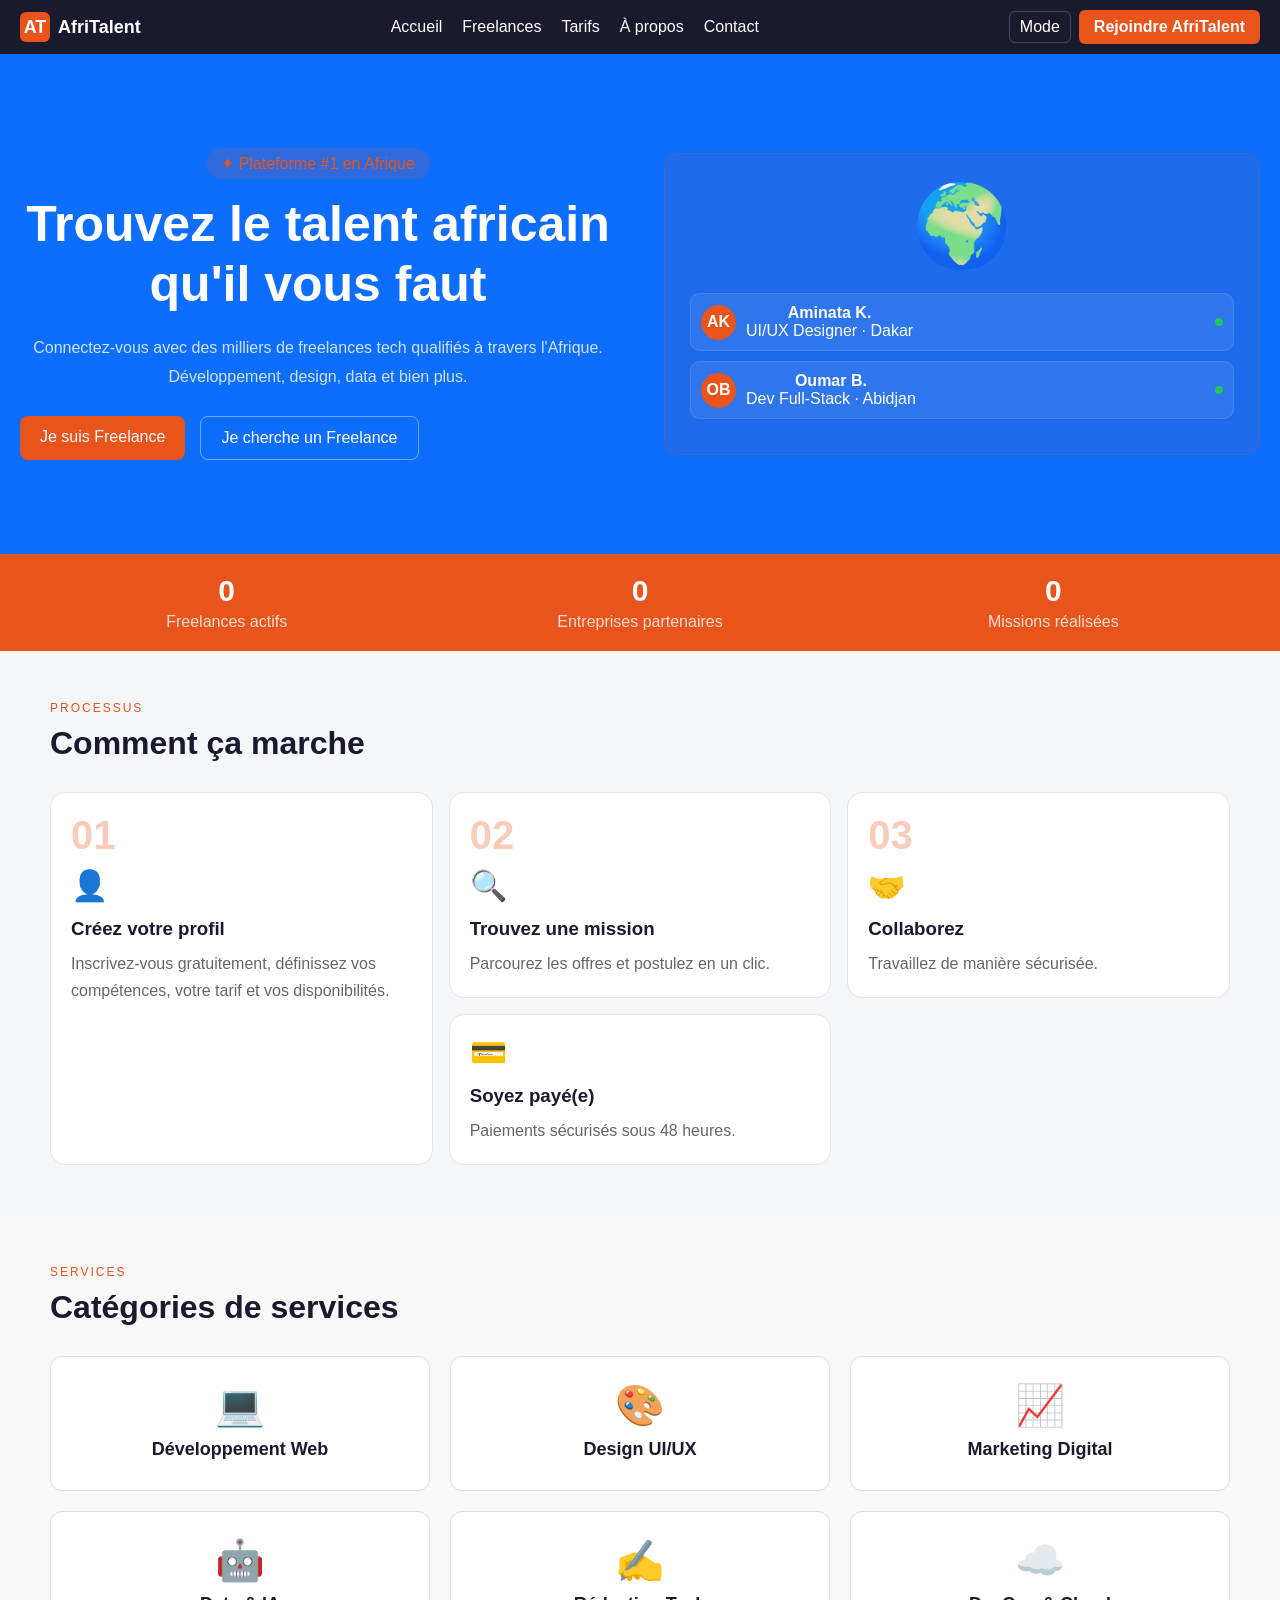
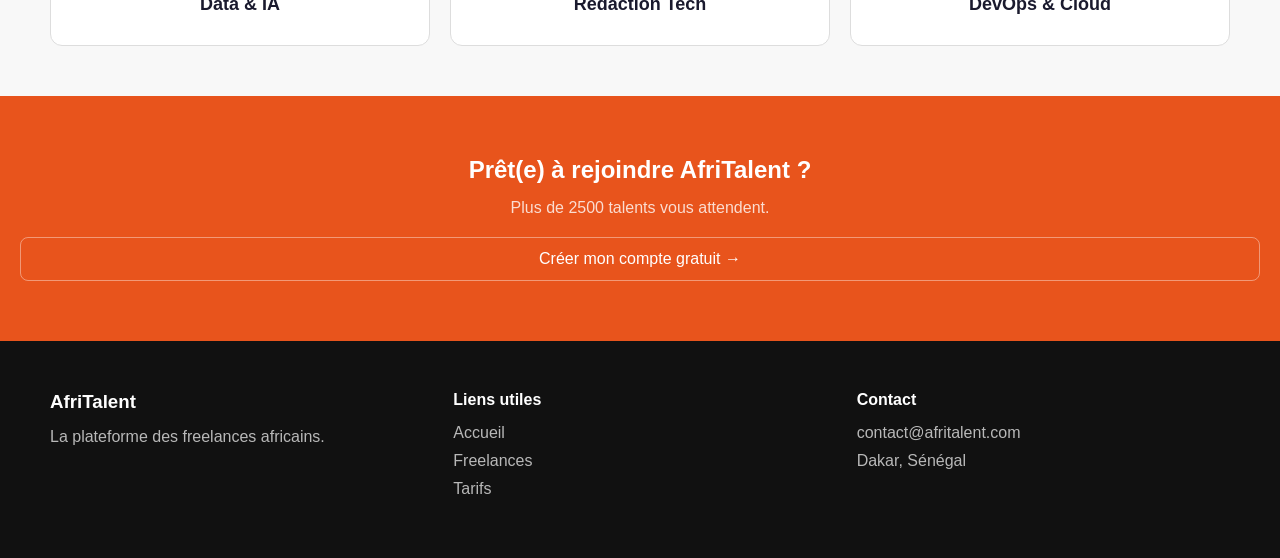
<file: index.html>
<!DOCTYPE html>
<html lang="fr">
<head>
    <meta charset="UTF-8">
    <meta name="viewport" content="width=device-width, initial-scale=1.0">
    <title>AfriTalent - Accueil</title>

    <link rel="stylesheet" href="css/style.css">
</head>
<body>

<!-- NAVBAR -->
<div class="nav-bar">
    <div class="nav-logo">
        <div class="logo-badge">AT</div>
        AfriTalent
    </div>

    <ul class="nav-links">
        <li>Accueil</li>
        <li><a href="freelances.html">Freelances</a></li>
        <li><a href="tarifs.html">Tarifs</a></li>
        <li><a href="about.html">À propos</a></li>
        <li><a href="contact.html">Contact</a></li>
    </ul>

    <div style="display:flex;gap:8px;align-items:center;">
        <div class="dark-toggle" onclick="toggleDark()">
            Mode
        </div>

        <div class="nav-cta">
            Rejoindre AfriTalent
        </div>
    </div>
</div>

<!-- HERO -->
<section class="hero">

    <div>
        <div class="hero-tag">
            ✦ Plateforme #1 en Afrique
        </div>

        <h1>
            Trouvez le talent
            <span>africain</span>
            qu'il vous faut
        </h1>

        <p>
            Connectez-vous avec des milliers de freelances tech qualifiés à travers l'Afrique.
            Développement, design, data et bien plus.
        </p>

        <div class="hero-btns">
            <div class="btn-primary">
                Je suis Freelance
            </div>

            <div class="btn-outline">
                Je cherche un Freelance
            </div>
        </div>
    </div>

    <div class="hero-visual">

        <div class="hero-map-bg">
            🌍
        </div>

        <div class="float-card">
            <div class="avatar">AK</div>

            <div>
                <strong>Aminata K.</strong><br>
                UI/UX Designer · Dakar
            </div>

            <div class="online-dot"></div>
        </div>

        <div class="float-card">
            <div class="avatar">OB</div>

            <div>
                <strong>Oumar B.</strong><br>
                Dev Full-Stack · Abidjan
            </div>

            <div class="online-dot"></div>
        </div>

    </div>

</section>

<!-- STATS -->
<section class="stats-bar">

    <div class="stat-item">
        <div class="stat-num" id="cnt1">0</div>
        <div class="stat-label">
            Freelances actifs
        </div>
    </div>

    <div class="stat-item">
        <div class="stat-num" id="cnt2">0</div>
        <div class="stat-label">
            Entreprises partenaires
        </div>
    </div>

    <div class="stat-item">
        <div class="stat-num" id="cnt3">0</div>
        <div class="stat-label">
            Missions réalisées
        </div>
    </div>

</section>

<!-- COMMENT ÇA MARCHE -->
<section class="section">

    <div class="section-label">
        Processus
    </div>

    <div class="section-title">
        Comment ça marche
    </div>

    <div class="bento-grid">

        <div class="bento-card bento-big">
            <div class="bento-step-num">01</div>
            <div class="bento-icon">👤</div>

            <h3>Créez votre profil</h3>

            <p>
                Inscrivez-vous gratuitement, définissez vos compétences,
                votre tarif et vos disponibilités.
            </p>
        </div>

        <div class="bento-card">
            <div class="bento-step-num">02</div>
            <div class="bento-icon">🔍</div>

            <h3>Trouvez une mission</h3>

            <p>
                Parcourez les offres et postulez en un clic.
            </p>
        </div>

        <div class="bento-card">
            <div class="bento-step-num">03</div>
            <div class="bento-icon">🤝</div>

            <h3>Collaborez</h3>

            <p>
                Travaillez de manière sécurisée.
            </p>
        </div>

        <div class="bento-card">
            <div class="bento-icon">💳</div>

            <h3>Soyez payé(e)</h3>

            <p>
                Paiements sécurisés sous 48 heures.
            </p>
        </div>

    </div>

</section>

<!-- CATEGORIES -->
<section class="section-alt">

    <div class="section-label">
        Services
    </div>

    <div class="section-title">
        Catégories de services
    </div>

    <div class="cat-grid">

        <div class="cat-card">
            <div class="cat-icon">💻</div>
            <div class="cat-name">Développement Web</div>
        </div>

        <div class="cat-card">
            <div class="cat-icon">🎨</div>
            <div class="cat-name">Design UI/UX</div>
        </div>

        <div class="cat-card">
            <div class="cat-icon">📈</div>
            <div class="cat-name">Marketing Digital</div>
        </div>

        <div class="cat-card">
            <div class="cat-icon">🤖</div>
            <div class="cat-name">Data & IA</div>
        </div>

        <div class="cat-card">
            <div class="cat-icon">✍️</div>
            <div class="cat-name">Rédaction Tech</div>
        </div>

        <div class="cat-card">
            <div class="cat-icon">☁️</div>
            <div class="cat-name">DevOps & Cloud</div>
        </div>

    </div>

</section>

<!-- CTA -->
<section class="cta-section">

    <h2>
        Prêt(e) à rejoindre AfriTalent ?
    </h2>

    <p>
        Plus de 2500 talents vous attendent.
    </p>

    <div class="btn-outline">
        Créer mon compte gratuit →
    </div>

</section>

<!-- FOOTER -->
<footer class="footer">

    <div class="footer-col">
        <h3>AfriTalent</h3>

        <p>
            La plateforme des freelances africains.
        </p>
    </div>

    <div class="footer-col">
        <h4>Liens utiles</h4>
        <p>Accueil</p>
        <p>Freelances</p>
        <p>Tarifs</p>
    </div>

    <div class="footer-col">
        <h4>Contact</h4>
        <p>contact@afritalent.com</p>
        <p>Dakar, Sénégal</p>
    </div>

</footer>

<script src="js/main.js"></script>

</body>
</html>
</file>
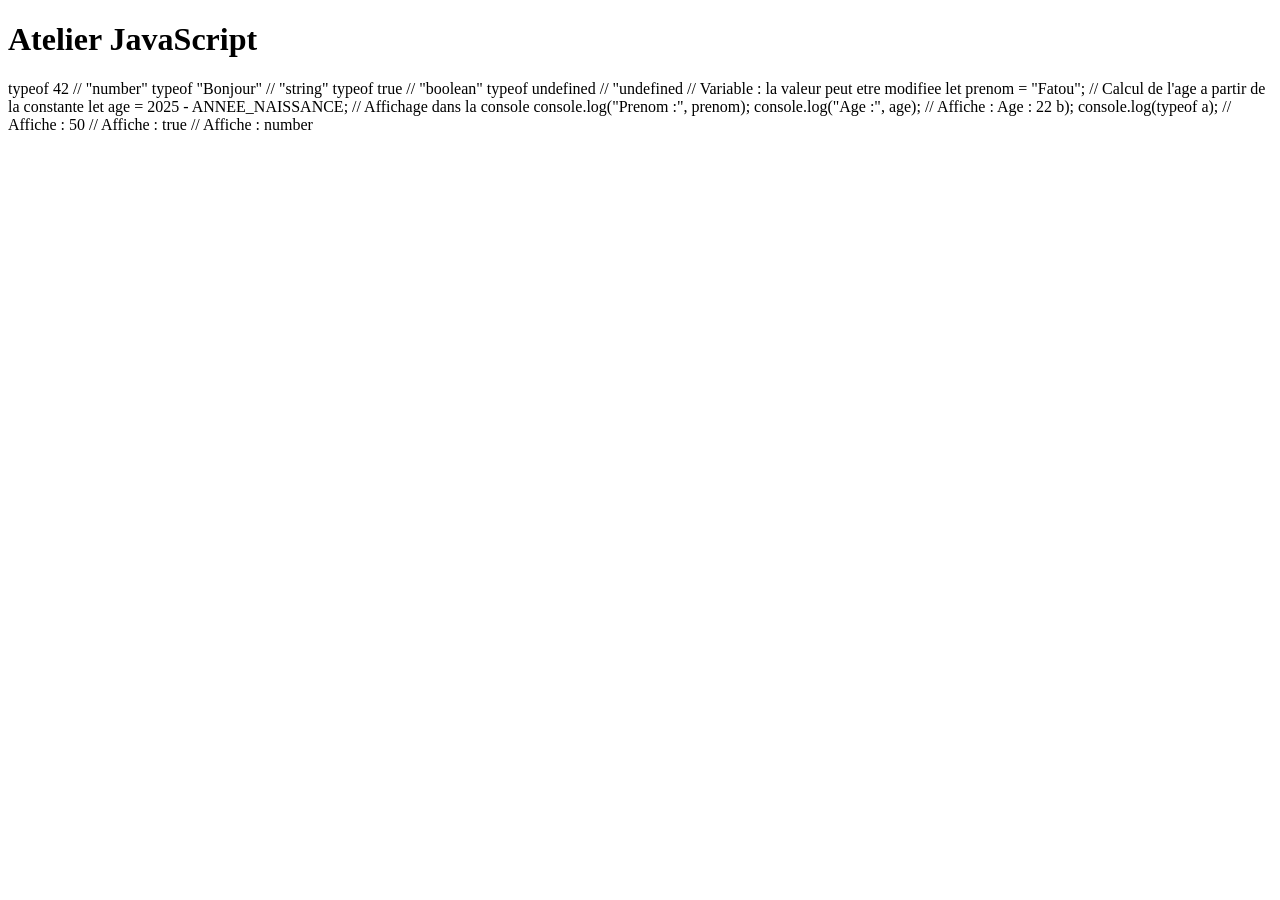
<file: docs/Cour-html/index.html>
<!DOCTYPE html>
<html lang="fr">
<head> 
<meta charset="UTF-8"> 
<meta name="viewport" content="width=device-width, initial-scale=1.0"> 
<title>Atelier JavaScript</title>
</head>
<body> 
<h1>Atelier JavaScript</h1> 
<!-- Zone d'affichage reservee aux exercices interactifs --> 
<div id="resultat"></div> 
<script src="main.js"></script>
</body>
</html>
typeof 42         
// "number"
typeof "Bonjour"  // "string"
typeof true       
// "boolean"
typeof undefined  // "undefined
// Variable : la valeur peut etre modifiee
let prenom = "Fatou"; 
// Calcul de l'age a partir de la constante
let age = 2025 - ANNEE_NAISSANCE; 
// Affichage dans la console
console.log("Prenom :", prenom);           
console.log("Age :", age);                 
// Affiche : Age : 22
<console.log("type de age:",typeof age);// affiche :type de page:number
let a = "10"; // a est une chaine de caracteres (string)
let b = 5;    
// b est un nombre (number) 
// Sans conversion : + concatene les chaines
console.log(a + b);          
2026-04-01
// Affiche : Prenom : Fatou
// Affiche : "105" (concatenation, pas addition !) 
// Conversion explicite de a en entier avec parseInt() 
a = parseInt(a); 
// Maintenant + additionne correctement
console.log(a + b);          
// Affiche : 15
console.log(a * b);          
console.log(a > b);          
console.log(typeof a);       
// Affiche : 50
// Affiche : true
// Affiche : number
</file>
<file: css/style.css>
/* =========================
   RESET
========================= */

*{
    margin:0;
    padding:0;
    box-sizing:border-box;
}

body{
    font-family:Arial, Helvetica, sans-serif;
    background:#fff;
}

/* =========================
   VARIABLES
========================= */

:root{
    --af-primary:#E8541C;
    --af-dark:#1A1A2E;
    --af-accent:#F5A623;
    --af-light:#F7F4EF;
    --af-text:#2C2C2A;
}

/* =========================
   NAVBAR
========================= */

.nav-bar{
    background:var(--af-dark);
    padding:10px 20px;
    display:flex;
    align-items:center;
    justify-content:space-between;
}

.nav-logo{
    display:flex;
    align-items:center;
    gap:8px;
    color:#fff;
    font-size:18px;
    font-weight:bold;
}

.logo-badge{
    width:30px;
    height:30px;
    border-radius:6px;
    background:var(--af-primary);
    color:#fff;
    display:flex;
    justify-content:center;
    align-items:center;
}

.nav-links{
    list-style:none;
    display:flex;
    gap:20px;
}

.nav-links li{
    color:#fff;
    cursor:pointer;
}

.nav-links a{
    color:#fff;
    text-decoration:none;
}

.nav-links li:hover,
.nav-links a:hover{
    color:var(--af-primary);
}

.nav-cta{
    background:var(--af-primary);
    color:#fff;
    padding:8px 15px;
    border-radius:6px;
    cursor:pointer;
    font-weight:600;
}

.dark-toggle{
    border:1px solid rgba(255,255,255,.2);
    color:#fff;
    padding:6px 10px;
    border-radius:6px;
    cursor:pointer;
}

/* =========================
   HERO
========================= */

.hero{
    background:var(--af-dark);
    min-height:500px;
    padding:50px;
    display:grid;
    grid-template-columns:1fr 1fr;
    align-items:center;
    gap:40px;
}

.hero-tag{
    display:inline-block;
    background:rgba(232,84,28,.15);
    color:var(--af-primary);
    padding:6px 15px;
    border-radius:20px;
    margin-bottom:15px;
}

.hero h1{
    color:#fff;
    font-size:50px;
    line-height:1.2;
    margin-bottom:20px;
}

.hero h1 span{
    color:var(--af-primary);
}

.hero p{
    color:rgba(255,255,255,.8);
    line-height:1.8;
    margin-bottom:25px;
}

.hero-btns{
    display:flex;
    gap:15px;
}

.btn-primary{
    background:var(--af-primary);
    color:#fff;
    padding:12px 20px;
    border-radius:8px;
    cursor:pointer;
}

.btn-outline{
    border:1px solid rgba(255,255,255,.4);
    color:#fff;
    padding:12px 20px;
    border-radius:8px;
    cursor:pointer;
}

.hero-visual{
    background:rgba(232,84,28,.08);
    border:1px solid rgba(232,84,28,.2);
    border-radius:15px;
    padding:25px;
}

.hero-map-bg{
    text-align:center;
    font-size:80px;
    margin-bottom:20px;
}

.float-card{
    background:rgba(255,255,255,.08);
    border:1px solid rgba(255,255,255,.1);
    border-radius:10px;
    padding:10px;
    display:flex;
    align-items:center;
    gap:10px;
    margin-bottom:10px;
    color:#fff;
}

.avatar{
    width:35px;
    height:35px;
    border-radius:50%;
    background:var(--af-primary);
    color:#fff;
    display:flex;
    justify-content:center;
    align-items:center;
    font-weight:bold;
}

.online-dot{
    width:8px;
    height:8px;
    border-radius:50%;
    background:#22c55e;
    margin-left:auto;
}

/* =========================
   STATS
========================= */

.stats-bar{
    background:var(--af-primary);
    display:grid;
    grid-template-columns:repeat(3,1fr);
    text-align:center;
    padding:20px;
}

.stat-num{
    color:#fff;
    font-size:30px;
    font-weight:bold;
}

.stat-label{
    color:rgba(255,255,255,.8);
    margin-top:5px;
}
/* =========================
   SECTIONS
========================= */

.section{
    padding:50px;
}

.section-alt{
    padding:50px;
    background:#f8f8f8;
}

.section-label{
    color:var(--af-primary);
    text-transform:uppercase;
    letter-spacing:2px;
    font-size:12px;
    margin-bottom:10px;
}

.section-title{
    font-size:32px;
    font-weight:bold;
    margin-bottom:30px;
    color:var(--af-dark);
}

/* =========================
   COMMENT ÇA MARCHE
========================= */

.bento-grid{
    display:grid;
    grid-template-columns:2fr 1fr 1fr;
    gap:15px;
}

.bento-card{
    background:#fff;
    border:1px solid #e5e5e5;
    border-radius:15px;
    padding:20px;
    transition:0.3s;
}

.bento-card:hover{
    transform:translateY(-5px);
    box-shadow:0 10px 25px rgba(0,0,0,.08);
}

/* =========================
   SECTIONS
========================= */

.section{
    padding:50px;
}

.section-alt{
    padding:50px;
    background:#f8f8f8;
}

.section-label{
    color:var(--af-primary);
    text-transform:uppercase;
    letter-spacing:2px;
    font-size:12px;
    margin-bottom:10px;
}

.section-title{
    font-size:32px;
    font-weight:bold;
    margin-bottom:30px;
    color:var(--af-dark);
}

/* =========================
   COMMENT ÇA MARCHE
========================= */

.bento-grid{
    display:grid;
    grid-template-columns:2fr 1fr 1fr;
    gap:15px;
}

.bento-card{
    background:#fff;
    border:1px solid #e5e5e5;
    border-radius:15px;
    padding:20px;
    transition:0.3s;
}

.bento-card:hover{
    transform:translateY(-5px);
    box-shadow:0 10px 25px rgba(0,0,0,.08);
}

.bento-big{
    grid-row:span 2;
}

.bento-step-num{
    font-size:40px;
    font-weight:bold;
    color:rgba(232,84,28,.3);
    margin-bottom:10px;
}

.bento-icon{
    font-size:30px;
    margin-bottom:15px;
}

.bento-card h3{
    margin-bottom:10px;
    color:var(--af-dark);
}

.bento-card p{
    color:#666;
    line-height:1.7;
}

/* =========================
   CATÉGORIES
========================= */

.cat-grid{
    display:grid;
    grid-template-columns:repeat(3,1fr);
    gap:20px;
}

.cat-card{
    background:#fff;
    border:1px solid #ddd;
    border-radius:12px;
    padding:25px;
    text-align:center;
    transition:0.3s;
    cursor:pointer;
}

.cat-card:hover{
    border-color:var(--af-primary);
    transform:translateY(-5px);
}

.cat-icon{
    font-size:40px;
    margin-bottom:10px;
}

.cat-name{
    font-size:18px;
    font-weight:600;
    color:var(--af-dark);
    margin-bottom:5px;
}

.cat-count{
    color:#777;
    font-size:14px;
}

/* =========================
   PAGE FREELANCES
========================= */

.filter-bar{
    display:flex;
    gap:10px;
    margin-bottom:30px;
    flex-wrap:wrap;
}

.filter-btn{
    border:1px solid #ddd;
    background:#fff;
    padding:10px 18px;
    border-radius:25px;
    cursor:pointer;
    transition:0.3s;
}

.filter-btn:hover{
    background:var(--af-primary);
    color:#fff;
    border-color:var(--af-primary);
}

.filter-btn.active{
    background:var(--af-primary);
    color:#fff;
    border-color:var(--af-primary);
}

.freelance-grid{
    display:grid;
    grid-template-columns:repeat(3,1fr);
    gap:20px;
}

.fl-card{
    background:#fff;
    border:1px solid #ddd;
    border-radius:15px;
    padding:20px;
    transition:0.3s;
}

.fl-card:hover{
    transform:translateY(-5px);
    box-shadow:0 10px 25px rgba(0,0,0,.08);
}

.fl-avatar{
    width:60px;
    height:60px;
    border-radius:50%;
    background:var(--af-primary);
    color:#fff;
    display:flex;
    align-items:center;
    justify-content:center;
    font-weight:bold;
    margin-bottom:15px;
}

.fl-name{
    font-size:18px;
    font-weight:600;
    color:var(--af-dark);
    margin-bottom:5px;
}

.fl-role{
    color:#666;
    margin-bottom:10px;
}

.fl-stars{
    color:#f5a623;
    margin-bottom:10px;
    font-size:18px;
}

.fl-rate{
    display:inline-block;
    background:rgba(232,84,28,.1);
    color:var(--af-primary);
    padding:8px 12px;
    border-radius:8px;
    font-weight:600;
}
/* =========================
   TARIFS
========================= */

.pricing-grid{
    display:grid;
    grid-template-columns:repeat(3,1fr);
    gap:20px;
}

.price-card{
    background:#fff;
    border:1px solid #ddd;
    border-radius:15px;
    padding:25px;
    text-align:center;
    position:relative;
    transition:0.3s;
}

.price-card:hover{
    transform:translateY(-5px);
    box-shadow:0 10px 25px rgba(0,0,0,.08);
}

.price-card.featured{
    border:2px solid var(--af-primary);
}

.popular-badge{
    position:absolute;
    top:-12px;
    left:50%;
    transform:translateX(-50%);
    background:var(--af-primary);
    color:#fff;
    padding:5px 12px;
    border-radius:20px;
    font-size:12px;
}

.price-name{
    font-size:20px;
    font-weight:600;
    margin-bottom:10px;
}

.price-amount{
    font-size:40px;
    font-weight:bold;
    color:var(--af-primary);
}

.price-period{
    color:#777;
    margin-bottom:20px;
}

.price-features{
    text-align:left;
    margin:20px 0;
}

.price-feature{
    margin-bottom:10px;
}

.price-btn{
    width:100%;
    padding:12px;
    border:none;
    border-radius:8px;
    background:var(--af-primary);
    color:#fff;
    cursor:pointer;
}

/* =========================
   FAQ
========================= */

.faq-item{
    margin-bottom:10px;
}

.faq-body{
    line-height:1.8;
    color:#666;
}

/* =========================
   ABOUT
========================= */

.team-grid{
    display:grid;
    grid-template-columns:repeat(4,1fr);
    gap:20px;
}

.team-card{
    background:#fff;
    border:1px solid #ddd;
    border-radius:15px;
    padding:20px;
    text-align:center;
}

.team-avatar{
    width:70px;
    height:70px;
    border-radius:50%;
    margin:auto;
    margin-bottom:15px;
    display:flex;
    align-items:center;
    justify-content:center;
    color:#fff;
    background:var(--af-primary);
    font-size:22px;
    font-weight:bold;
}

.team-name{
    font-size:18px;
    font-weight:600;
}

.team-role{
    color:#777;
}

.values-grid{
    display:grid;
    grid-template-columns:repeat(4,1fr);
    gap:20px;
}

.value-card{
    background:#fff;
    border:1px solid #ddd;
    border-radius:15px;
    padding:20px;
    text-align:center;
}

.value-icon{
    font-size:40px;
    margin-bottom:10px;
}

.value-name{
    font-size:18px;
    font-weight:600;
    margin-bottom:10px;
}

.value-desc{
    color:#666;
    line-height:1.7;
}

/* =========================
   CONTACT
========================= */

.contact-grid{
    display:grid;
    grid-template-columns:2fr 1fr;
    gap:30px;
}

.form-group{
    margin-bottom:15px;
}

.form-label{
    display:block;
    margin-bottom:5px;
    font-weight:600;
}

.form-input{
    width:100%;
    padding:12px;
    border:1px solid #ddd;
    border-radius:8px;
}

.form-input:focus{
    outline:none;
    border-color:var(--af-primary);
}

.form-error{
    color:red;
    font-size:13px;
    margin-top:5px;
}

.contact-info{
    line-height:2;
}

.map-placeholder{
    margin-top:20px;
    border:1px solid #ddd;
    border-radius:10px;
    height:180px;
    display:flex;
    align-items:center;
    justify-content:center;
    background:#f5f5f5;
}

/* =========================
   CTA
========================= */

.cta-section{
    background:var(--af-primary);
    text-align:center;
    padding:60px 20px;
}

.cta-section h2{
    color:#fff;
    margin-bottom:15px;
}

.cta-section p{
    color:rgba(255,255,255,.8);
    margin-bottom:20px;
}

/* =========================
   FOOTER
========================= */

.footer{
    background:#111;
    color:#fff;
    padding:50px;
    display:grid;
    grid-template-columns:repeat(3,1fr);
    gap:30px;
}

.footer h3,
.footer h4{
    margin-bottom:15px;
}

.footer p{
    color:rgba(255,255,255,.7);
    margin-bottom:10px;
}

.footer-copy{
    background:#000;
    color:#999;
    text-align:center;
    padding:15px;
}

/* =========================
   RESPONSIVE
========================= */

@media(max-width:992px){

    .hero{
        grid-template-columns:1fr;
    }

    .bento-grid{
        grid-template-columns:1fr;
    }

    .cat-grid{
        grid-template-columns:1fr 1fr;
    }

    .freelance-grid{
        grid-template-columns:1fr 1fr;
    }

    .pricing-grid{
        grid-template-columns:1fr;
    }

    .team-grid{
        grid-template-columns:1fr 1fr;
    }

    .values-grid{
        grid-template-columns:1fr 1fr;
    }

    .contact-grid{
        grid-template-columns:1fr;
    }

    .footer{
        grid-template-columns:1fr;
    }
}

@media(max-width:768px){

    .nav-bar{
        flex-direction:column;
        gap:15px;
    }

    .nav-links{
        flex-wrap:wrap;
        justify-content:center;
    }

    .cat-grid,
    .freelance-grid,
    .team-grid,
    .values-grid{
        grid-template-columns:1fr;
    }

    .hero h1{
        font-size:35px;
    }
}
 /* tablette 768px */
 @media(max-width:768px) {
  .nav-bar nav {
    display: none; /* cache  le menu ,on mettra le burger aprés */
  }
  .container {
    padding: 20px;
  }
}
/* mobile 375px */
@media(max-width:375px) {
  h1 {
    font-size:24px;
  }
  .container {
    padding: 10px;
  }
  }
 card-img-top { 
  height: 250px; 
  object-fit: cover; 
}

.stars { 
  color: #ffc107; 
}

.freelance-card {
  transition: all 0.3s ease;
}

/* Media queries responsive */
@media (max-width: 576px) {
  .card-img-top { 
    height: 200px; 
  }}

  .card-title {
    font-size: 1.1rem;
  }
 
 *{
    margin : 0;
    padding: 0;
    box-sizing:border-box ;
}

body{
    font-family:Arial, sans-serif;
    background:#f4f6f9;
}

header{
    background:#0d6efd;
    color:white;
    text-align:center;
    padding:60px 20px;
}

header h1{
    font-size:3rem;
}

.pricing{
    max-width:1200px;
    margin:60px auto;
    display:grid;
    grid-template-columns:repeat(auto-fit,minmax(300px,1fr));
    gap:30px;
    padding:20px;
}

.card-plan{
    background:white;
    padding:35px;
    border-radius:20px;
    box-shadow:0 5px 20px rgba(0,0,0,.1);
    text-align:center;
    transition:.4s;
    position:relative;
}

.card-plan:hover{
    transform:translateY(-10px);
}

.popular{
    border:4px solid #0d6efd;
    transform:scale(1.05);
}

.badge-pop{
    position:absolute;
    top:-15px;
    right:20px;
    background:#ff9800;
    color:white;
    padding:8px 15px;
    border-radius:30px;
    font-size:12px;
    font-weight:bold;
}

.price{
    font-size:35px;
    color:#0d6efd;
    font-weight:bold;
    margin:20px 0;
}

.price span{
    font-size:16px;
}

.card-plan ul{
    list-style:none;
    margin:20px 0;
}

.card-plan ul li{
    padding:10px;
}

.fa-check{
    color:green;
}

.fa-xmark{
    color:red;
}

.btn-plan{
    background:#0d6efd;
    color:white;
    border:none;
    padding:12px 25px;
    border-radius:8px;
    cursor:pointer;
    font-size:16px;
}

.btn-plan:hover{
    background:#084298;
}

.faq-section{
    margin-top:80px;
    margin-bottom:80px;
}

.faq-title{
    text-align:center;
    margin-bottom:30px;
}

@media(max-width:768px){

    .popular{
        transform:none;
    }

    header h1{
        font-size:2rem;
    }
}
/* HERO ASYMÉTRIQUE */
.hero {
    background-color: #0fce55;
    display: grid;
    grid-template-columns: 1fr 1fr;
    gap: 3rem;
    padding: 4rem var(--espacement);
}
.hero h1 span { color: var(--couleur-primaire); }

/* BENTO GRID */
.bento-grid {
  display: grid;
  grid-template-columns: repeat(3, 1fr);
  gap: 1rem;
}
.bento-item {
  background: white;
  padding: 2rem;
  border-radius: var(--border-radius);
}

/* HOVER EFFETS */
.card {
  background: white;
  padding: 2rem;
  border-radius: var(--border-radius);
  transition: all 0.3s ease;
}
.card:hover {
  transform: translateY(-5px);
  box-shadow: 0 10px 25px rgba(0,0,0,0.1);
}
*{
margin:0;
padding:0;
box-sizing:border-box;
}

body{
font-family:Arial,sans-serif;
background:#f5f7fa;
}

.hero{
background:#0d6efd;
color:white;
text-align:center;
padding:80px 20px;
}

.histoire{
display:flex;
flex-wrap:wrap;
align-items:center;
gap:30px;
padding:60px 10%;
}

.histoire img{
width:100%;
max-width:500px;
border-radius:15px;
}

.histoire-text{
flex:1;
}

.valeurs{
padding:70px 10%;
text-align:center;
}

.valeurs-grid{
display:grid;
grid-template-columns:repeat(auto-fit,minmax(220px,1fr));
gap:25px;
margin-top:30px;
}

.valeur{
background:white;
padding:25px;
border-radius:15px;
box-shadow:0 5px 15px rgba(0,0,0,.1);
}

.valeur i{
font-size:40px;
color:#0d6efd;
margin-bottom:15px;
}

.equipe{
padding:70px 10%;
text-align:center;
}

.equipe-grid{
display:grid;
grid-template-columns:repeat(auto-fit,minmax(250px,1fr));
gap:25px;
margin-top:30px;
}

.membre{
background:white;
padding:20px;
border-radius:15px;
box-shadow:0 5px 15px rgba(0,0,0,.1);
}

.membre img{
width:100%;
height:250px;
object-fit:cover;
border-radius:10px;
}

.social{
margin-top:15px;
}

.social i{
margin:0 8px;
font-size:20px;
color:#0d6efd;
cursor:pointer;
}

.stats{
background:#0d6efd;
color:white;
padding:80px 10%;
text-align:center;
}

.stats-grid{
display:grid;
grid-template-columns:repeat(auto-fit,minmax(200px,1fr));
gap:20px;
margin-top:30px;
}

.box{
background:rgba(255,255,255,.15);
padding:25px;
border-radius:15px;
}

.counter{
font-size:40px;
font-weight:bold;
}

.cta{
padding:80px 20px;
text-align:center;
}

.btn{
display:inline-block;
margin-top:20px;
padding:15px 30px;
background:#0d6efd;
color:white;
text-decoration:none;
border-radius:8px;
}
*{
margin:0;
padding:0;
box-sizing:border-box;
font-family:Arial,sans-serif;
}

body{
background:#f4f6f9;
}

.contact{
padding:60px 10%;
min-height:100vh;
display:flex;
align-items:center;
justify-content:center;
}

.contact-container{
display:grid;
grid-template-columns:1fr 1fr;
gap:40px;
background:white;
padding:40px;
border-radius:20px;
box-shadow:0 10px 30px rgba(0,0,0,.1);
}

.contact-info h1{
color:#0d6efd;
margin-bottom:20px;
}

.contact-info p{
margin-bottom:30px;
color:#555;
}

.info-box{
margin-bottom:20px;
font-size:18px;
}

.info-box i{
color:#0d6efd;
margin-right:10px;
}

.contact-form form{
display:flex;
flex-direction:column;
gap:15px;
}

.input-group{
display:flex;
flex-direction:column;
}

input,
select,
textarea{
padding:15px;
border:1px solid #ccc;
border-radius:8px;
font-size:16px;
}

textarea{
height:150px;
resize:none;
}

button{
background:#0d6efd;
color:white;
border:none;
padding:15px;
font-size:18px;
border-radius:8px;
cursor:pointer;
transition:.3s;
}

button:hover{
background:#084298;
}

small{
color:red;
margin-top:5px;
}

@media(max-width:768px){

.contact-container{
grid-template-columns:1fr;
}

}
</file>
